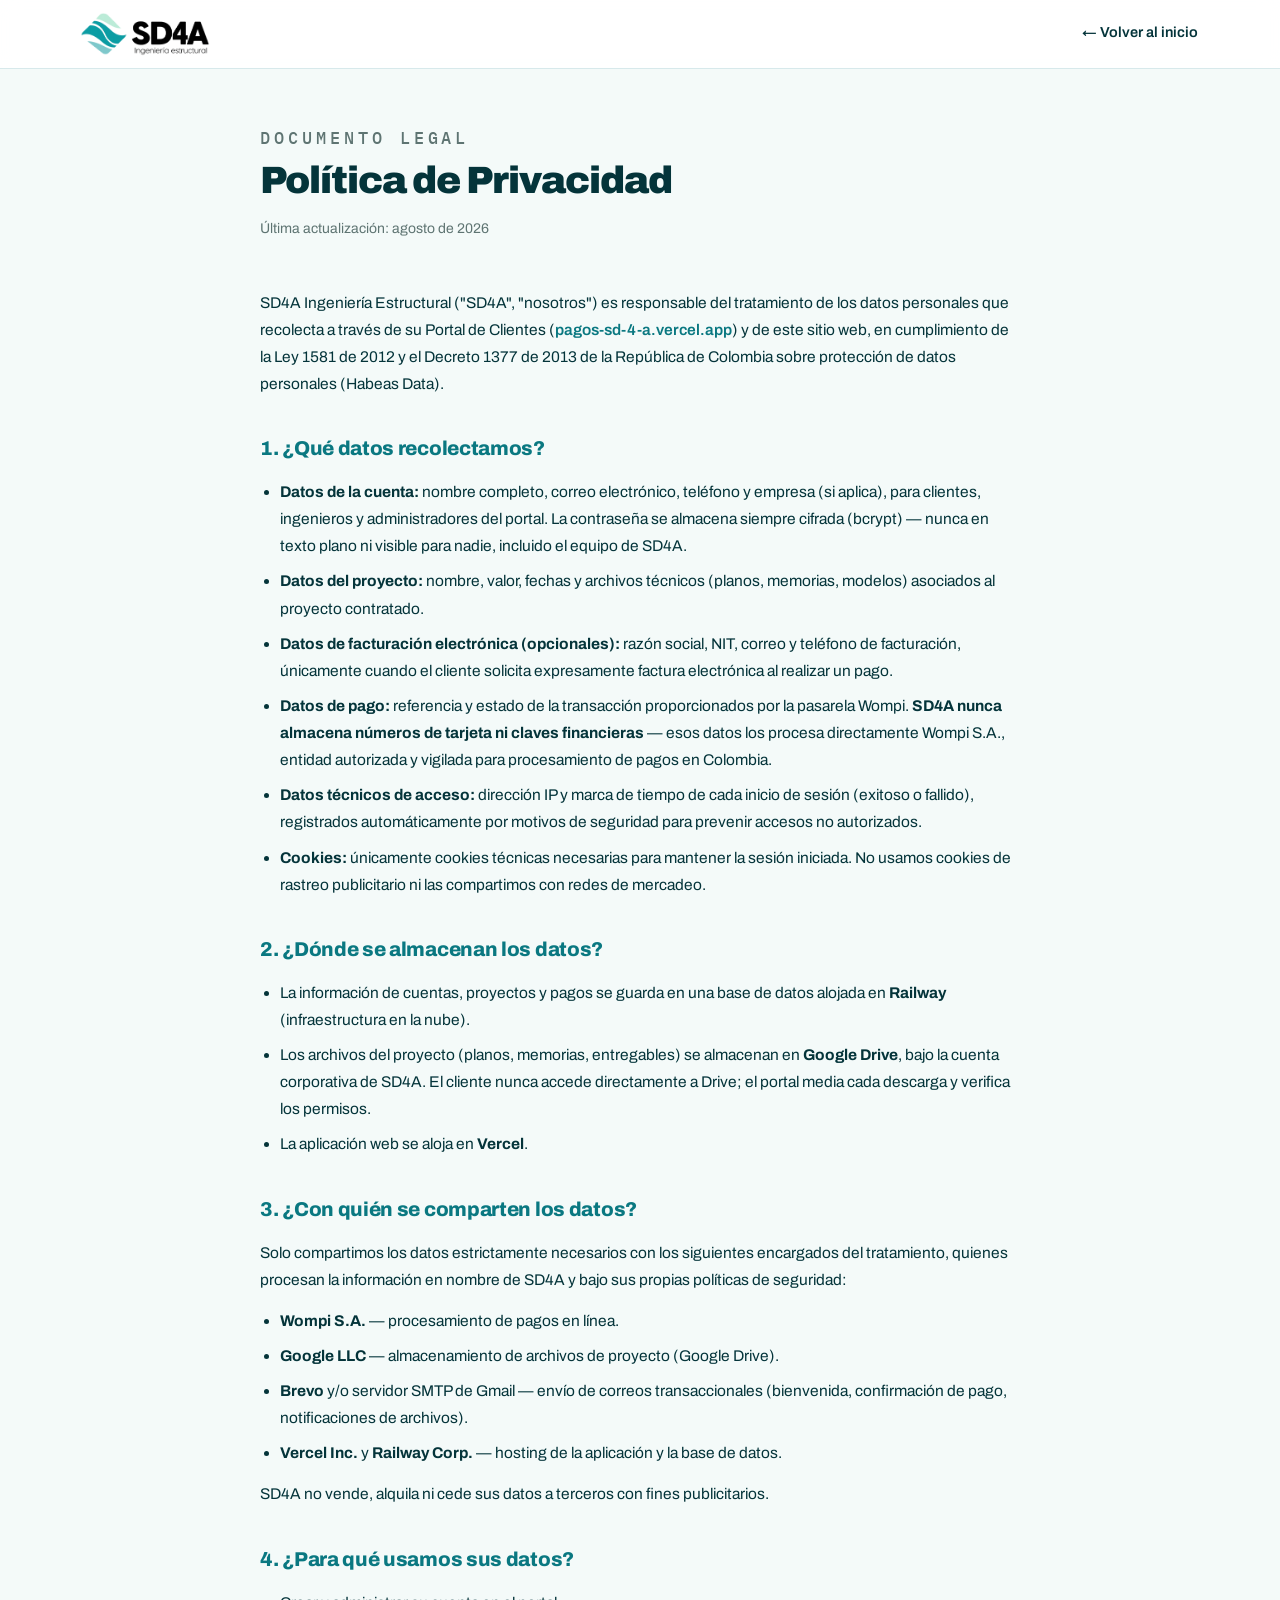
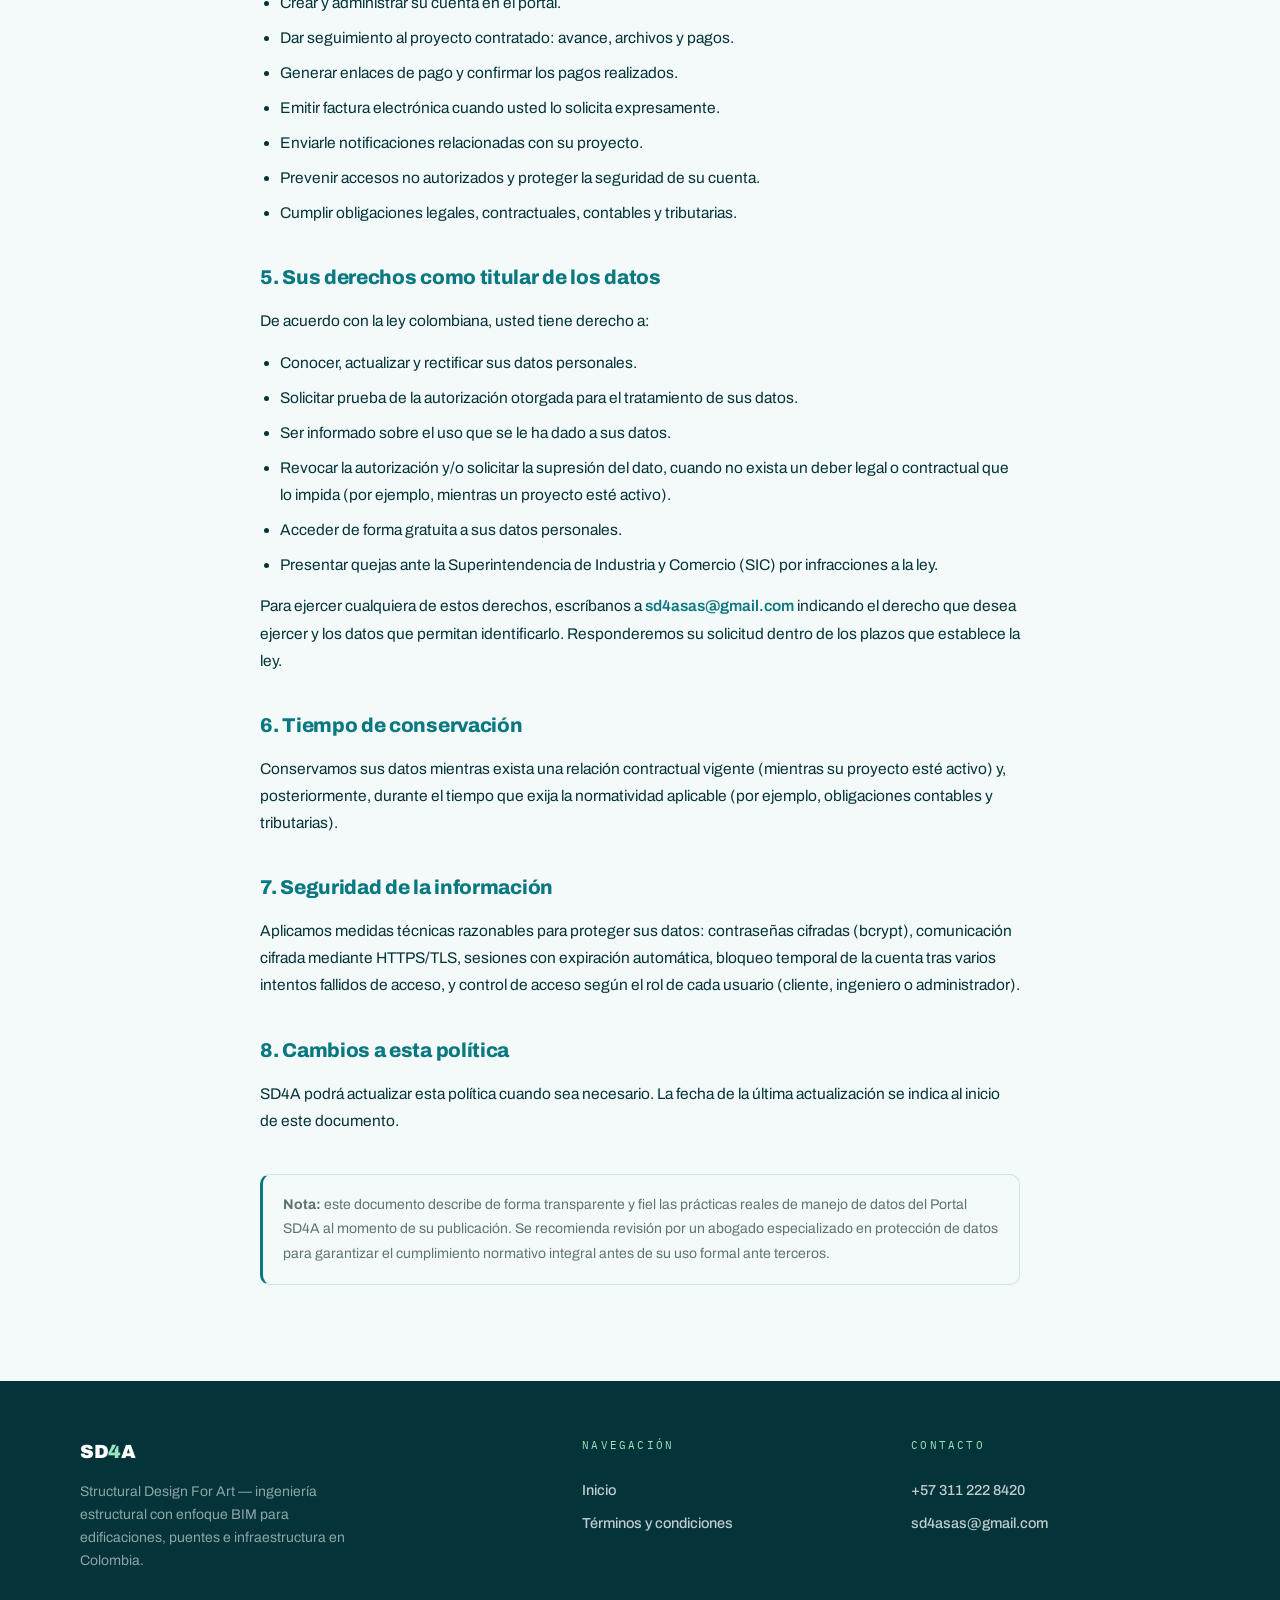
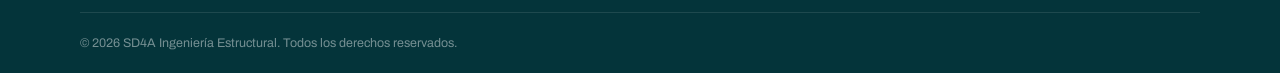
<file: privacidad.html>
<!doctype html>
<html lang="es">
<head>
  <meta charset="utf-8" />
  <meta name="viewport" content="width=device-width, initial-scale=1" />
  <title>Política de Privacidad | SD4A Ingeniería Estructural</title>
  <meta name="description" content="Política de tratamiento de datos personales del Portal SD4A, conforme a la Ley 1581 de 2012 (Habeas Data) de Colombia." />
  <meta name="robots" content="noindex" />

  <link rel="preconnect" href="https://fonts.googleapis.com" />
  <link rel="preconnect" href="https://fonts.gstatic.com" crossorigin />
  <link href="https://fonts.googleapis.com/css2?family=Archivo:wdth,wght@62..125,300..900&family=IBM+Plex+Mono:wght@400;500&display=swap" rel="stylesheet" />

  <link rel="icon" type="image/png" sizes="32x32" href="./img/favicon-32.png" />
  <link rel="icon" type="image/png" sizes="16x16" href="./img/favicon-16.png" />
  <link rel="apple-touch-icon" sizes="180x180" href="./img/favicon-180.png" />
  <meta name="theme-color" content="#04343A" />

  <link rel="stylesheet" href="./css/style.css" />
</head>

<body>
  <header class="topbar" id="topbar">
    <div class="container topbar-inner">
      <a class="brand" href="./index.html" aria-label="SD4A — inicio">
        <img class="brand-logo" src="./img/logo-sd4a.png" alt="SD4A Ingeniería Estructural" />
      </a>
      <nav class="nav" id="nav" aria-label="Navegación">
        <a href="./index.html">← Volver al inicio</a>
      </nav>
    </div>
  </header>

  <main>
    <section class="section legal-page">
      <div class="container" style="max-width: 760px;">
        <div class="sheet-head">
          <p class="eyebrow">Documento legal</p>
          <h1 style="font-family: var(--font-display); font-weight: 900; font-size: clamp(28px,4vw,38px); letter-spacing: -1px; margin: 0 0 6px;">Política de Privacidad</h1>
          <p style="color: var(--muted); font-size: 14px;">Última actualización: agosto de 2026</p>
        </div>

        <div class="legal-body">
          <p>
            SD4A Ingeniería Estructural ("SD4A", "nosotros") es responsable del tratamiento de los datos
            personales que recolecta a través de su Portal de Clientes (<a href="https://pagos-sd-4-a.vercel.app" target="_blank" rel="noopener noreferrer">pagos-sd-4-a.vercel.app</a>)
            y de este sitio web, en cumplimiento de la Ley 1581 de 2012 y el Decreto 1377 de 2013 de la
            República de Colombia sobre protección de datos personales (Habeas Data).
          </p>

          <h2>1. ¿Qué datos recolectamos?</h2>
          <ul>
            <li><strong>Datos de la cuenta:</strong> nombre completo, correo electrónico, teléfono y empresa (si aplica), para clientes, ingenieros y administradores del portal. La contraseña se almacena siempre cifrada (bcrypt) — nunca en texto plano ni visible para nadie, incluido el equipo de SD4A.</li>
            <li><strong>Datos del proyecto:</strong> nombre, valor, fechas y archivos técnicos (planos, memorias, modelos) asociados al proyecto contratado.</li>
            <li><strong>Datos de facturación electrónica (opcionales):</strong> razón social, NIT, correo y teléfono de facturación, únicamente cuando el cliente solicita expresamente factura electrónica al realizar un pago.</li>
            <li><strong>Datos de pago:</strong> referencia y estado de la transacción proporcionados por la pasarela Wompi. <strong>SD4A nunca almacena números de tarjeta ni claves financieras</strong> — esos datos los procesa directamente Wompi S.A., entidad autorizada y vigilada para procesamiento de pagos en Colombia.</li>
            <li><strong>Datos técnicos de acceso:</strong> dirección IP y marca de tiempo de cada inicio de sesión (exitoso o fallido), registrados automáticamente por motivos de seguridad para prevenir accesos no autorizados.</li>
            <li><strong>Cookies:</strong> únicamente cookies técnicas necesarias para mantener la sesión iniciada. No usamos cookies de rastreo publicitario ni las compartimos con redes de mercadeo.</li>
          </ul>

          <h2>2. ¿Dónde se almacenan los datos?</h2>
          <ul>
            <li>La información de cuentas, proyectos y pagos se guarda en una base de datos alojada en <strong>Railway</strong> (infraestructura en la nube).</li>
            <li>Los archivos del proyecto (planos, memorias, entregables) se almacenan en <strong>Google Drive</strong>, bajo la cuenta corporativa de SD4A. El cliente nunca accede directamente a Drive; el portal media cada descarga y verifica los permisos.</li>
            <li>La aplicación web se aloja en <strong>Vercel</strong>.</li>
          </ul>

          <h2>3. ¿Con quién se comparten los datos?</h2>
          <p>Solo compartimos los datos estrictamente necesarios con los siguientes encargados del tratamiento, quienes procesan la información en nombre de SD4A y bajo sus propias políticas de seguridad:</p>
          <ul>
            <li><strong>Wompi S.A.</strong> — procesamiento de pagos en línea.</li>
            <li><strong>Google LLC</strong> — almacenamiento de archivos de proyecto (Google Drive).</li>
            <li><strong>Brevo</strong> y/o servidor SMTP de Gmail — envío de correos transaccionales (bienvenida, confirmación de pago, notificaciones de archivos).</li>
            <li><strong>Vercel Inc.</strong> y <strong>Railway Corp.</strong> — hosting de la aplicación y la base de datos.</li>
          </ul>
          <p>SD4A no vende, alquila ni cede sus datos a terceros con fines publicitarios.</p>

          <h2>4. ¿Para qué usamos sus datos?</h2>
          <ul>
            <li>Crear y administrar su cuenta en el portal.</li>
            <li>Dar seguimiento al proyecto contratado: avance, archivos y pagos.</li>
            <li>Generar enlaces de pago y confirmar los pagos realizados.</li>
            <li>Emitir factura electrónica cuando usted lo solicita expresamente.</li>
            <li>Enviarle notificaciones relacionadas con su proyecto.</li>
            <li>Prevenir accesos no autorizados y proteger la seguridad de su cuenta.</li>
            <li>Cumplir obligaciones legales, contractuales, contables y tributarias.</li>
          </ul>

          <h2>5. Sus derechos como titular de los datos</h2>
          <p>De acuerdo con la ley colombiana, usted tiene derecho a:</p>
          <ul>
            <li>Conocer, actualizar y rectificar sus datos personales.</li>
            <li>Solicitar prueba de la autorización otorgada para el tratamiento de sus datos.</li>
            <li>Ser informado sobre el uso que se le ha dado a sus datos.</li>
            <li>Revocar la autorización y/o solicitar la supresión del dato, cuando no exista un deber legal o contractual que lo impida (por ejemplo, mientras un proyecto esté activo).</li>
            <li>Acceder de forma gratuita a sus datos personales.</li>
            <li>Presentar quejas ante la Superintendencia de Industria y Comercio (SIC) por infracciones a la ley.</li>
          </ul>
          <p>
            Para ejercer cualquiera de estos derechos, escríbanos a
            <a href="mailto:sd4asas@gmail.com"> sd4asas@gmail.com</a> indicando el derecho que desea ejercer
            y los datos que permitan identificarlo. Responderemos su solicitud dentro de los plazos que
            establece la ley.
          </p>

          <h2>6. Tiempo de conservación</h2>
          <p>
            Conservamos sus datos mientras exista una relación contractual vigente (mientras su proyecto
            esté activo) y, posteriormente, durante el tiempo que exija la normatividad aplicable
            (por ejemplo, obligaciones contables y tributarias).
          </p>

          <h2>7. Seguridad de la información</h2>
          <p>
            Aplicamos medidas técnicas razonables para proteger sus datos: contraseñas cifradas (bcrypt),
            comunicación cifrada mediante HTTPS/TLS, sesiones con expiración automática, bloqueo temporal
            de la cuenta tras varios intentos fallidos de acceso, y control de acceso según el rol de
            cada usuario (cliente, ingeniero o administrador).
          </p>

          <h2>8. Cambios a esta política</h2>
          <p>
            SD4A podrá actualizar esta política cuando sea necesario. La fecha de la última actualización
            se indica al inicio de este documento.
          </p>

          <div class="legal-note">
            <p>
              <strong>Nota:</strong> este documento describe de forma transparente y fiel las prácticas
              reales de manejo de datos del Portal SD4A al momento de su publicación. Se recomienda
              revisión por un abogado especializado en protección de datos para garantizar el cumplimiento
              normativo integral antes de su uso formal ante terceros.
            </p>
          </div>
        </div>
      </div>
    </section>
  </main>

  <footer class="footer">
    <div class="container footer-grid">
      <div class="footer-brand">
        <span class="brand-text small">SD<em>4</em>A</span>
        <p>Structural Design For Art — ingeniería estructural con enfoque BIM para edificaciones, puentes e infraestructura en Colombia.</p>
      </div>
      <nav class="footer-links" aria-label="Enlaces del sitio">
        <p class="footer-col-title">Navegación</p>
        <a href="./index.html">Inicio</a>
        <a href="./terminos.html">Términos y condiciones</a>
      </nav>
      <div class="footer-links">
        <p class="footer-col-title">Contacto</p>
        <a href="https://wa.me/573112228420" target="_blank" rel="noopener noreferrer">+57 311 222 8420</a>
        <a href="mailto:sd4asas@gmail.com">sd4asas@gmail.com</a>
      </div>
    </div>
    <div class="container footer-bottom">
      <small>© 2026 SD4A Ingeniería Estructural. Todos los derechos reservados.</small>
    </div>
  </footer>
</body>
</html>
</file>
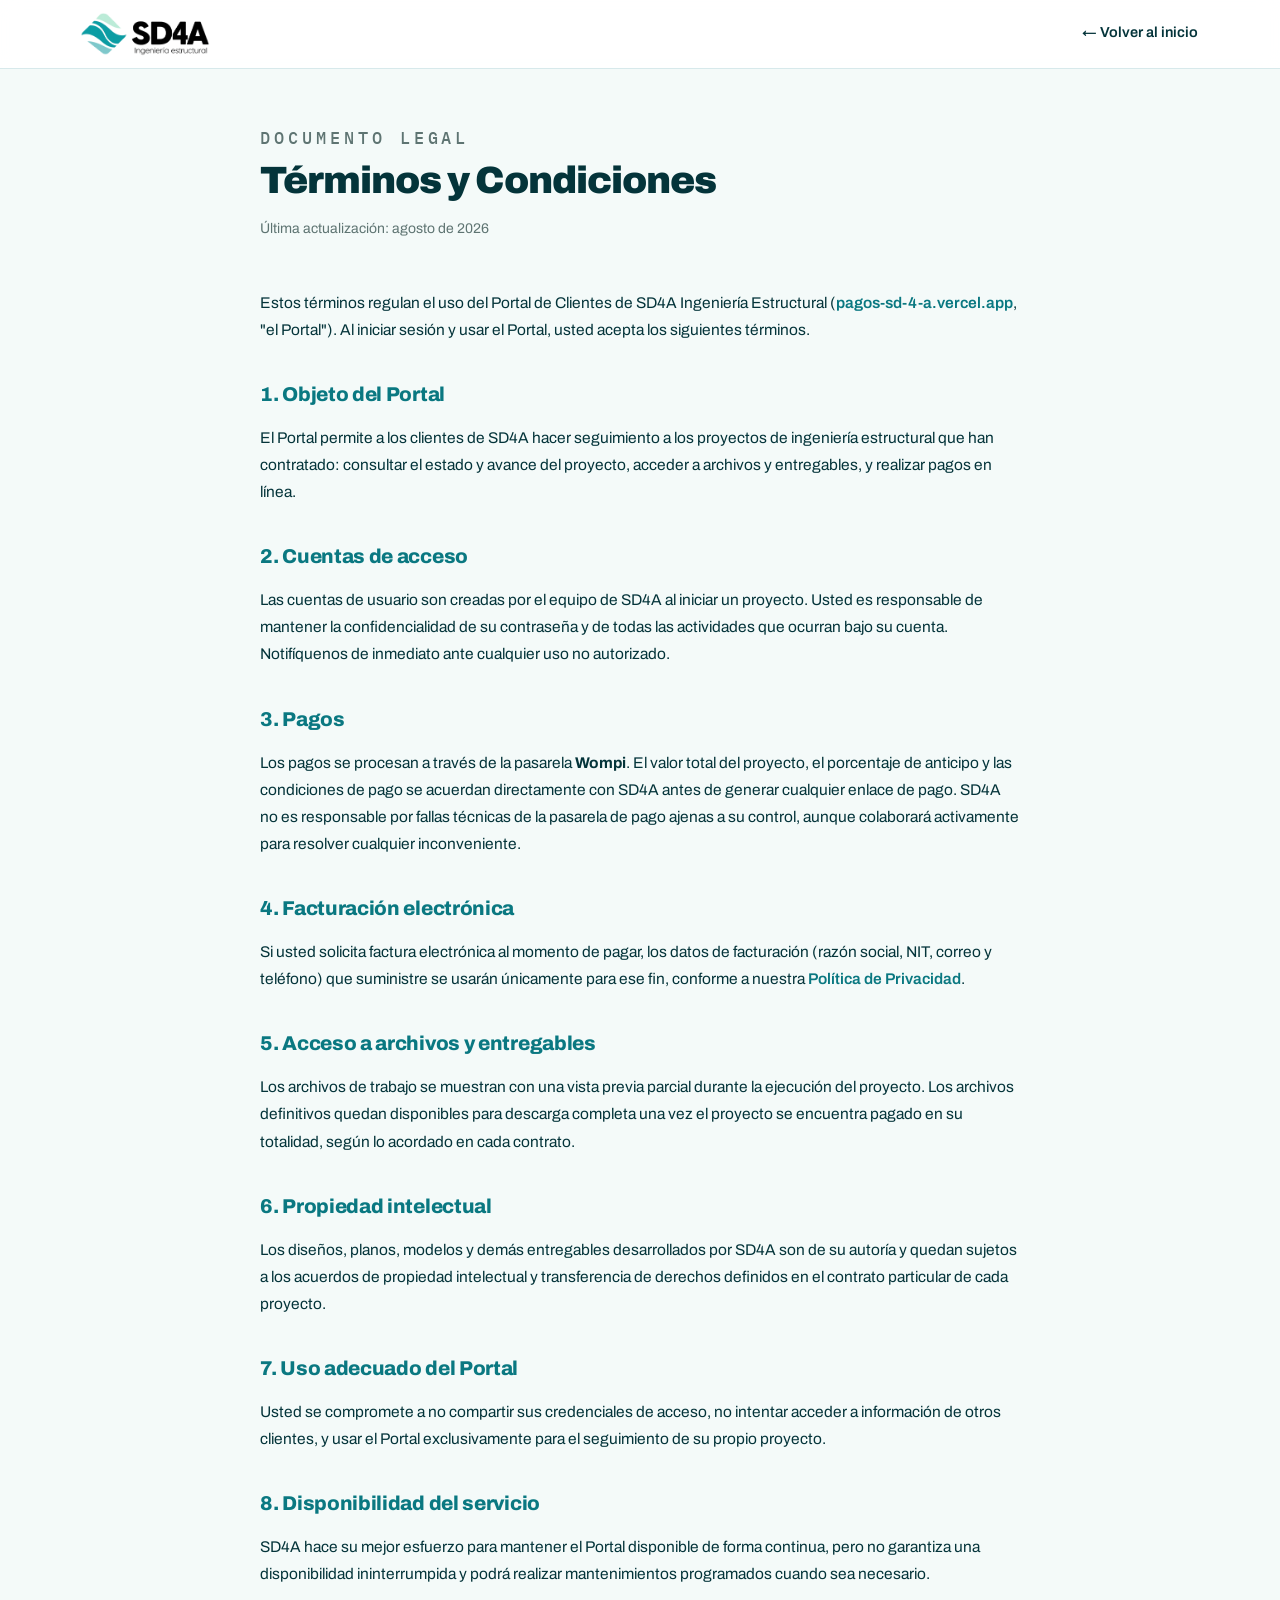
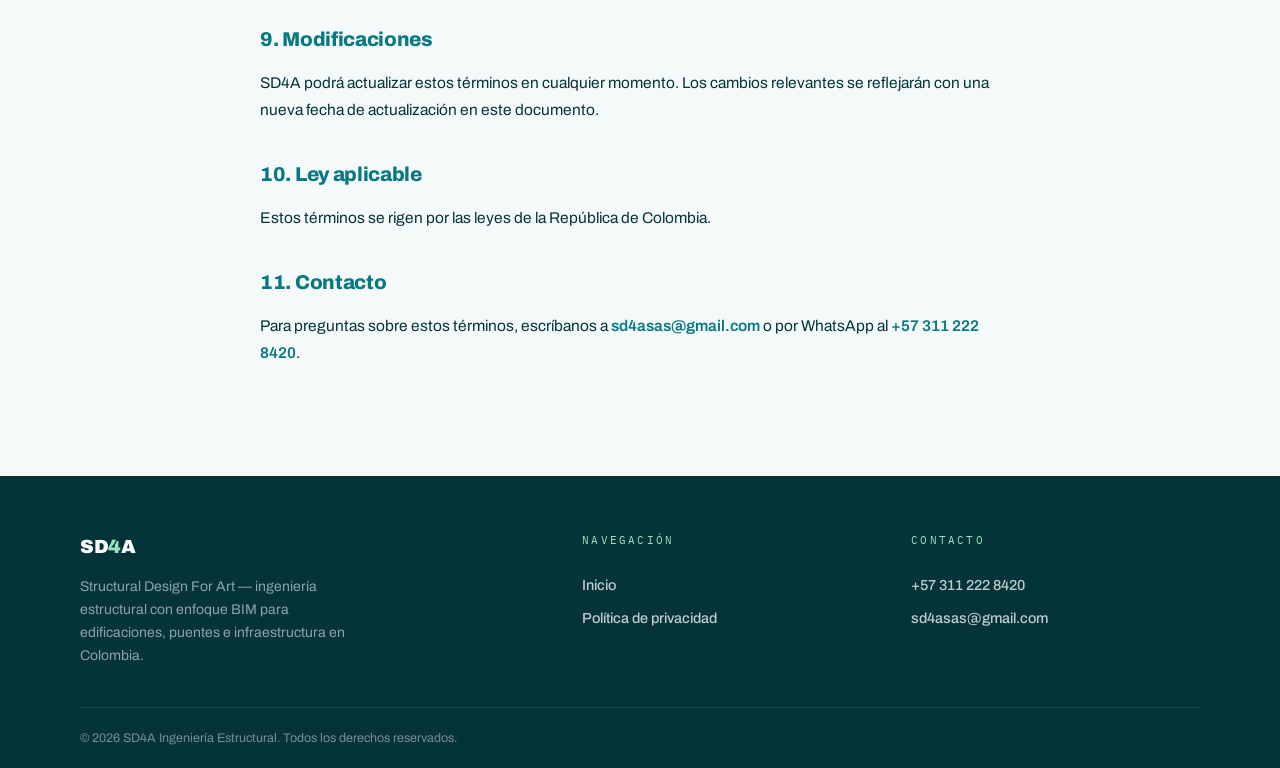
<file: terminos.html>
<!doctype html>
<html lang="es">
<head>
  <meta charset="utf-8" />
  <meta name="viewport" content="width=device-width, initial-scale=1" />
  <title>Términos y Condiciones | SD4A Ingeniería Estructural</title>
  <meta name="description" content="Términos y condiciones de uso del Portal SD4A." />
  <meta name="robots" content="noindex" />

  <link rel="preconnect" href="https://fonts.googleapis.com" />
  <link rel="preconnect" href="https://fonts.gstatic.com" crossorigin />
  <link href="https://fonts.googleapis.com/css2?family=Archivo:wdth,wght@62..125,300..900&family=IBM+Plex+Mono:wght@400;500&display=swap" rel="stylesheet" />

  <link rel="icon" type="image/png" sizes="32x32" href="./img/favicon-32.png" />
  <link rel="icon" type="image/png" sizes="16x16" href="./img/favicon-16.png" />
  <link rel="apple-touch-icon" sizes="180x180" href="./img/favicon-180.png" />
  <meta name="theme-color" content="#04343A" />

  <link rel="stylesheet" href="./css/style.css" />
</head>

<body>
  <header class="topbar" id="topbar">
    <div class="container topbar-inner">
      <a class="brand" href="./index.html" aria-label="SD4A — inicio">
        <img class="brand-logo" src="./img/logo-sd4a.png" alt="SD4A Ingeniería Estructural" />
      </a>
      <nav class="nav" id="nav" aria-label="Navegación">
        <a href="./index.html">← Volver al inicio</a>
      </nav>
    </div>
  </header>

  <main>
    <section class="section legal-page">
      <div class="container" style="max-width: 760px;">
        <div class="sheet-head">
          <p class="eyebrow">Documento legal</p>
          <h1 style="font-family: var(--font-display); font-weight: 900; font-size: clamp(28px,4vw,38px); letter-spacing: -1px; margin: 0 0 6px;">Términos y Condiciones</h1>
          <p style="color: var(--muted); font-size: 14px;">Última actualización: agosto de 2026</p>
        </div>

        <div class="legal-body">
          <p>
            Estos términos regulan el uso del Portal de Clientes de SD4A Ingeniería Estructural
            (<a href="https://pagos-sd-4-a.vercel.app" target="_blank" rel="noopener noreferrer">pagos-sd-4-a.vercel.app</a>,
            "el Portal"). Al iniciar sesión y usar el Portal, usted acepta los siguientes términos.
          </p>

          <h2>1. Objeto del Portal</h2>
          <p>
            El Portal permite a los clientes de SD4A hacer seguimiento a los proyectos de ingeniería
            estructural que han contratado: consultar el estado y avance del proyecto, acceder a
            archivos y entregables, y realizar pagos en línea.
          </p>

          <h2>2. Cuentas de acceso</h2>
          <p>
            Las cuentas de usuario son creadas por el equipo de SD4A al iniciar un proyecto. Usted es
            responsable de mantener la confidencialidad de su contraseña y de todas las actividades
            que ocurran bajo su cuenta. Notifíquenos de inmediato ante cualquier uso no autorizado.
          </p>

          <h2>3. Pagos</h2>
          <p>
            Los pagos se procesan a través de la pasarela <strong>Wompi</strong>. El valor total del
            proyecto, el porcentaje de anticipo y las condiciones de pago se acuerdan directamente con
            SD4A antes de generar cualquier enlace de pago. SD4A no es responsable por fallas técnicas
            de la pasarela de pago ajenas a su control, aunque colaborará activamente para resolver
            cualquier inconveniente.
          </p>

          <h2>4. Facturación electrónica</h2>
          <p>
            Si usted solicita factura electrónica al momento de pagar, los datos de facturación
            (razón social, NIT, correo y teléfono) que suministre se usarán únicamente para ese fin,
            conforme a nuestra <a href="./privacidad.html">Política de Privacidad</a>.
          </p>

          <h2>5. Acceso a archivos y entregables</h2>
          <p>
            Los archivos de trabajo se muestran con una vista previa parcial durante la ejecución del
            proyecto. Los archivos definitivos quedan disponibles para descarga completa una vez el
            proyecto se encuentra pagado en su totalidad, según lo acordado en cada contrato.
          </p>

          <h2>6. Propiedad intelectual</h2>
          <p>
            Los diseños, planos, modelos y demás entregables desarrollados por SD4A son de su autoría
            y quedan sujetos a los acuerdos de propiedad intelectual y transferencia de derechos
            definidos en el contrato particular de cada proyecto.
          </p>

          <h2>7. Uso adecuado del Portal</h2>
          <p>
            Usted se compromete a no compartir sus credenciales de acceso, no intentar acceder a
            información de otros clientes, y usar el Portal exclusivamente para el seguimiento de su
            propio proyecto.
          </p>

          <h2>8. Disponibilidad del servicio</h2>
          <p>
            SD4A hace su mejor esfuerzo para mantener el Portal disponible de forma continua, pero no
            garantiza una disponibilidad ininterrumpida y podrá realizar mantenimientos programados
            cuando sea necesario.
          </p>

          <h2>9. Modificaciones</h2>
          <p>
            SD4A podrá actualizar estos términos en cualquier momento. Los cambios relevantes se
            reflejarán con una nueva fecha de actualización en este documento.
          </p>

          <h2>10. Ley aplicable</h2>
          <p>
            Estos términos se rigen por las leyes de la República de Colombia.
          </p>

          <h2>11. Contacto</h2>
          <p>
            Para preguntas sobre estos términos, escríbanos a
            <a href="mailto:sd4asas@gmail.com"> sd4asas@gmail.com</a> o por WhatsApp al
            <a href="https://wa.me/573112228420" target="_blank" rel="noopener noreferrer"> +57 311 222 8420</a>.
          </p>
        </div>
      </div>
    </section>
  </main>

  <footer class="footer">
    <div class="container footer-grid">
      <div class="footer-brand">
        <span class="brand-text small">SD<em>4</em>A</span>
        <p>Structural Design For Art — ingeniería estructural con enfoque BIM para edificaciones, puentes e infraestructura en Colombia.</p>
      </div>
      <nav class="footer-links" aria-label="Enlaces del sitio">
        <p class="footer-col-title">Navegación</p>
        <a href="./index.html">Inicio</a>
        <a href="./privacidad.html">Política de privacidad</a>
      </nav>
      <div class="footer-links">
        <p class="footer-col-title">Contacto</p>
        <a href="https://wa.me/573112228420" target="_blank" rel="noopener noreferrer">+57 311 222 8420</a>
        <a href="mailto:sd4asas@gmail.com">sd4asas@gmail.com</a>
      </div>
    </div>
    <div class="container footer-bottom">
      <small>© 2026 SD4A Ingeniería Estructural. Todos los derechos reservados.</small>
    </div>
  </footer>
</body>
</html>
</file>
<file: css/style.css>
/* ═══════════════════════════════════════════════════════════════
   SD4A — Structural Design For Art
   Paleta del portal SD4A sobre una estética técnica y limpia.
   ═══════════════════════════════════════════════════════════════ */

:root {
  --ink:      #04343A;
  --teal:     #0A7881;
  --teal-2:   #16938f;
  --cyan:     #68B2B7;
  --mint:     #9BE3BF;
  --paper:    #F4FAF9;
  --white:    #FFFFFF;
  --line:     rgba(10, 120, 129, 0.16);
  --muted:    #5E7472;

  --font-display: "Archivo", system-ui, sans-serif;
  --font-body:    "Archivo", system-ui, sans-serif;
  --font-mono:    "IBM Plex Mono", ui-monospace, monospace;

  --radius: 14px;
  --container: 1120px;
}

/* ── Reset ── */
*, *::before, *::after { box-sizing: border-box; }
html { scroll-behavior: smooth; scroll-padding-top: 76px; scroll-padding-bottom: 96px; }
body {
  margin: 0;
  font-family: var(--font-body);
  font-size: 16px;
  line-height: 1.6;
  color: var(--ink);
  background: var(--paper);
  -webkit-font-smoothing: antialiased;
}
/* height:auto: con width/height en el HTML (evitan saltos de carga) la imagen conserva su proporción al reducirse */
img { max-width: 100%; height: auto; display: block; }
a { color: var(--teal); text-decoration: none; }
a, button { touch-action: manipulation; -webkit-tap-highlight-color: rgba(10, 120, 129, 0.18); }
h1, h2, h3 { text-wrap: balance; }

.skip-link {
  position: absolute; left: 12px; top: -60px; z-index: 200;
  background: var(--ink); color: var(--white);
  padding: 10px 16px; border-radius: 8px; font-weight: 700;
  transition: top 0.2s ease;
}
.skip-link:focus { top: 12px; }

/* Anclas: el header fijo no debe tapar los títulos */
section[id] { scroll-margin-top: 76px; }

/* Foco visible accesible en toda la página */
a:focus-visible, button:focus-visible, input:focus-visible, textarea:focus-visible {
  outline: 2px solid var(--teal);
  outline-offset: 3px;
  border-radius: 4px;
}

.container { width: min(var(--container), calc(100% - 40px)); margin-inline: auto; }

/* ── Eyebrow (etiqueta pequeña sobre títulos) ── */
.eyebrow {
  font-family: var(--font-mono);
  font-size: 12px;
  font-weight: 500;
  letter-spacing: 0.24em;
  text-transform: uppercase;
  color: var(--teal);
  margin: 0 0 12px;
}
.eyebrow.light { color: var(--mint); }

/* ═══════════ TOPBAR ═══════════ */
.topbar {
  position: sticky; top: 0; z-index: 50;
  background: rgba(255, 255, 255, 0.92);
  backdrop-filter: blur(10px);
  border-bottom: 1px solid var(--line);
  transition: box-shadow 0.25s ease;
}
.topbar.scrolled { box-shadow: 0 8px 28px rgba(4, 52, 58, 0.10); }

/* Regla de avance de lectura — detalle de firma (estética de plano) */
.scroll-ruler {
  position: absolute; left: 0; bottom: -1px; height: 2px;
  width: 0%;
  background: linear-gradient(90deg, var(--teal), var(--mint));
  transition: width 0.1s linear;
}
.topbar-inner {
  display: flex; align-items: center; gap: 28px;
  height: 68px;
}

.brand { display: inline-flex; align-items: center; gap: 10px; }
.brand-logo { height: 44px; width: auto; display: block; }
.brand-mark { width: 34px; height: 34px; fill: var(--teal); }
.brand-text {
  font-family: var(--font-display);
  font-weight: 900;
  font-size: 24px;
  letter-spacing: -0.5px;
  color: var(--ink);
  font-style: normal;
}
.brand-text em { font-style: normal; color: var(--teal); }
.brand-text.small { font-size: 19px; color: var(--white); }
.brand-text.small em { color: var(--mint); }

.nav { display: flex; gap: 24px; margin-left: auto; }
.nav a {
  font-size: 14.5px; font-weight: 600; color: var(--ink);
  padding: 6px 2px; border-bottom: 2px solid transparent;
  transition: color 0.2s, border-color 0.2s;
}
.nav a:hover { color: var(--teal); border-bottom-color: var(--mint); }
.nav a.active { color: var(--teal); border-bottom-color: var(--teal); }

.btn-portal {
  display: inline-flex; align-items: center; gap: 8px;
  font-weight: 800; font-size: 14px; color: var(--white);
  background: linear-gradient(135deg, var(--teal), var(--teal-2));
  padding: 10px 18px; border-radius: 10px;
  box-shadow: 0 4px 16px rgba(10, 120, 129, 0.35);
  transition: transform 0.2s, box-shadow 0.2s;
  white-space: nowrap;
}
.btn-portal:hover { transform: translateY(-1px); box-shadow: 0 8px 22px rgba(10, 120, 129, 0.45); }
.btn-portal svg { width: 16px; height: 16px; }

/* Hamburguesa (móvil) */
.nav-toggle {
  display: none;
  flex-direction: column; justify-content: center; gap: 5px;
  width: 42px; height: 42px;
  background: none; border: 1.5px solid var(--line); border-radius: 10px;
  cursor: pointer; padding: 0 10px;
}
.nav-toggle span {
  display: block; height: 2px; border-radius: 2px;
  background: var(--ink);
  transition: transform 0.25s ease, opacity 0.25s ease;
}
.nav-toggle.open span:nth-child(1) { transform: translateY(7px) rotate(45deg); }
.nav-toggle.open span:nth-child(2) { opacity: 0; }
.nav-toggle.open span:nth-child(3) { transform: translateY(-7px) rotate(-45deg); }

/* ═══════════ HERO ═══════════ */
.hero {
  position: relative;
  min-height: 88vh;
  display: flex; flex-direction: column; justify-content: center;
  overflow: hidden;
  color: var(--white);
}
.hero-slides { position: absolute; inset: 0; }
.hero-slides .slide {
  position: absolute; inset: 0;
  width: 100%; height: 100%; object-fit: cover;
  opacity: 0;
  transform: scale(1);
  transition: opacity 1.6s ease;
}
.hero-slides .slide.active {
  opacity: 1;
  animation: kenburns 9s ease-out forwards;
}
@keyframes kenburns {
  from { transform: scale(1); }
  to   { transform: scale(1.08); }
}

.hero-veil {
  position: absolute; inset: 0;
  background: radial-gradient(120% 140% at 15% 0%, rgba(10, 120, 129, 0.94) 0%, rgba(8, 95, 102, 0.92) 50%, rgba(4, 52, 58, 0.95) 100%);
}
.hero-grid-lines {
  position: absolute; inset: 0; pointer-events: none;
  background-image:
    linear-gradient(rgba(155, 227, 191, 0.1) 1px, transparent 1px),
    linear-gradient(90deg, rgba(155, 227, 191, 0.1) 1px, transparent 1px);
  background-size: 56px 56px;
}

.hero-inner { position: relative; z-index: 2; padding: 90px 0 140px; }
.hero h1 {
  font-family: var(--font-display);
  font-size: clamp(38px, 6.2vw, 68px);
  font-weight: 900;
  font-stretch: 88%;
  line-height: 1.04;
  letter-spacing: -1.5px;
  margin: 10px 0 20px;
  max-width: 13ch;
}
.hero h1 .accent { color: var(--mint); }
.hero h1, .hero-sub { text-shadow: 0 2px 24px rgba(4, 52, 58, 0.55); }
.hero-sub {
  font-size: clamp(16px, 1.9vw, 19px);
  color: rgba(255, 255, 255, 0.82);
  max-width: 54ch;
  margin: 0 0 32px;
}
.hero-actions { display: flex; gap: 14px; flex-wrap: wrap; }

/* Dots del slider */
.hero-dots {
  position: absolute; z-index: 3;
  bottom: 66px; left: 50%; transform: translateX(-50%);
  display: flex; gap: 10px;
}
.hero-dots { align-items: center; }
.hero-dots button {
  position: relative;
  width: 9px; height: 9px; border-radius: 50%;
  border: none; cursor: pointer; padding: 0;
  background: rgba(255, 255, 255, 0.35);
  transition: background 0.25s, transform 0.25s;
}
.hero-dots button::before { content: ""; position: absolute; inset: -9px; }
.hero-dots button.active { background: var(--mint); transform: scale(1.3); }
.hero-dots .hero-pause {
  width: 24px; height: 24px; margin-left: 6px;
  display: inline-flex; align-items: center; justify-content: center;
  background: rgba(255, 255, 255, 0.18); color: var(--white);
}
.hero-dots .hero-pause::before { inset: -6px; }
.hero-dots .hero-pause:hover { background: var(--teal); }

/* Pausa: detiene el cambio de imágenes y las animaciones decorativas del hero */
.hero.is-paused .strip-track,
.hero.is-paused .slide.active { animation-play-state: paused; }

/* Cinta de sectores */
.hero-strip {
  position: absolute; bottom: 0; left: 0; right: 0; z-index: 2;
  padding: 14px 0;
  background: rgba(4, 52, 58, 0.85);
  border-top: 1px solid rgba(155, 227, 191, 0.25);
  overflow: hidden;
}
.strip-track {
  display: inline-flex; gap: 26px; align-items: center;
  font-family: var(--font-mono);
  font-size: 11.5px; letter-spacing: 0.24em; color: var(--mint);
  white-space: nowrap;
  animation: strip-move 45s linear infinite;
}
.strip-track i { font-style: normal; opacity: 0.5; }
@keyframes strip-move {
  from { transform: translateX(0); }
  to   { transform: translateX(-50%); }
}

/* ═══════════ BOTONES ═══════════ */
.btn {
  display: inline-flex; align-items: center; justify-content: center; gap: 8px;
  font-weight: 800; font-size: 15px;
  padding: 13px 26px; border-radius: 11px;
  border: none; cursor: pointer;
  transition: transform 0.2s, box-shadow 0.2s, background 0.2s;
}
.btn-solid {
  color: var(--white);
  background: linear-gradient(135deg, var(--teal), var(--cyan));
  box-shadow: 0 6px 20px rgba(10, 120, 129, 0.40);
}
.btn-solid:hover { transform: translateY(-2px) scale(1.03); box-shadow: 0 10px 28px rgba(10, 120, 129, 0.5); }
.btn-ghost {
  color: var(--white);
  background: transparent;
  border: 1.5px solid rgba(255, 255, 255, 0.45);
}
.btn-ghost:hover { border-color: var(--mint); color: var(--mint); transform: translateY(-2px) scale(1.03); }
.btn-mint {
  color: var(--ink);
  background: var(--mint);
  box-shadow: 0 6px 24px rgba(155, 227, 191, 0.35);
}
.btn-mint:hover { transform: translateY(-2px) scale(1.03); background: #b3ecd0; }
.btn-small { padding: 10px 18px; font-size: 13.5px; }

/* ═══════════ SECCIONES ═══════════ */
.section { padding: 96px 0; position: relative; }
.section.alt { background: var(--white); border-block: 1px solid var(--line); }

/* Sección oscura — contraste fuerte entre bloques */
.section.dark {
  background:
    linear-gradient(rgba(155, 227, 191, 0.045) 1px, transparent 1px),
    linear-gradient(90deg, rgba(155, 227, 191, 0.045) 1px, transparent 1px),
    linear-gradient(160deg, #085F66 0%, var(--ink) 65%);
  background-size: 56px 56px, 56px 56px, 100% 100%;
  color: var(--white);
}
.section.dark .sheet-head h2 { color: var(--white); }
.section.dark .sheet-head p { color: rgba(255, 255, 255, 0.65); }
.section.dark .eyebrow { color: var(--mint); }

/* Grano sutil sobre fondos oscuros — acabado menos plano */
.section.dark::before, .cta::before {
  content: "";
  position: absolute; inset: 0;
  background-image: url("data:image/svg+xml,%3Csvg xmlns='http://www.w3.org/2000/svg' width='140' height='140'%3E%3Cfilter id='n'%3E%3CfeTurbulence type='fractalNoise' baseFrequency='0.85' numOctaves='2' stitchTiles='stitch'/%3E%3C/filter%3E%3Crect width='100%25' height='100%25' filter='url(%23n)'/%3E%3C/svg%3E");
  opacity: 0.05;
  mix-blend-mode: overlay;
  pointer-events: none;
}
.section.dark .container, .cta .container { position: relative; z-index: 1; }

.sheet-head { max-width: 640px; margin-bottom: 48px; }
.sheet-head h2 {
  font-family: var(--font-display);
  font-size: clamp(28px, 3.6vw, 40px);
  font-weight: 900;
  font-stretch: 90%;
  letter-spacing: -1px;
  line-height: 1.1;
  margin: 0 0 14px;
}
.sheet-head p { color: var(--muted); margin: 0; font-size: 16.5px; }

/* ── Tarjetas ── */
.plan-card {
  position: relative;
  background: var(--white);
  border: 1px solid var(--line);
  border-radius: var(--radius);
  padding: 28px;
  transition: transform 0.25s ease, box-shadow 0.25s ease;
}
.plan-card::before {
  content: "";
  position: absolute; top: 10px; left: 10px;
  width: 14px; height: 14px;
  border-top: 2px solid var(--mint);
  border-left: 2px solid var(--mint);
  opacity: 0.9;
}
.plan-card:hover { transform: translateY(-4px); box-shadow: 0 16px 36px rgba(4, 52, 58, 0.10); }
.plan-card h3 {
  font-family: var(--font-display);
  font-size: 19px; font-weight: 800; letter-spacing: -0.3px;
  margin: 4px 0 10px;
}
.plan-card p, .plan-card ul { color: var(--muted); font-size: 15px; margin: 0; }
.plan-card ul { padding-left: 18px; display: grid; gap: 6px; }
.plan-card .link { display: inline-block; margin-top: 14px; font-weight: 700; font-size: 14.5px; transition: transform 0.2s ease; }
.plan-card .link:hover { color: var(--teal-2); transform: translateX(3px); }

.service-icon {
  width: 28px; height: 28px;
  color: var(--teal);
  margin-bottom: 12px;
}

.cards-3 { display: grid; grid-template-columns: repeat(3, 1fr); gap: 20px; }

/* ── Banda BIM ── */
.bim-band {
  margin-top: 48px;
  display: grid; grid-template-columns: 1.1fr 1fr;
  border-radius: 18px; overflow: hidden;
  background: linear-gradient(120deg, var(--ink) 0%, #06525c 70%, var(--teal) 100%);
  color: var(--white);
}
.bim-copy { padding: 44px; align-self: center; }
.bim-copy h3 {
  font-family: var(--font-display);
  font-size: 28px; font-weight: 900; letter-spacing: -0.5px;
  margin: 6px 0 12px;
}
.bim-copy p { color: rgba(255, 255, 255, 0.8); margin: 0; font-size: 15.5px; }
.bim-band img { width: 100%; height: 100%; object-fit: cover; min-height: 260px; }

/* ── Sectores (sobre fondo oscuro) ── */
.sector-grid { display: grid; grid-template-columns: repeat(3, 1fr); gap: 16px; }
.sector {
  position: relative;
  overflow: hidden;
  background: rgba(255, 255, 255, 0.05);
  border: 1px solid rgba(155, 227, 191, 0.20);
  border-radius: var(--radius);
  padding: 24px;
  transition: border-color 0.2s, background 0.2s, transform 0.2s;
}
.sector::after {
  content: "";
  position: absolute; right: -30px; bottom: -30px;
  width: 100px; height: 100px; border-radius: 50%;
  background: radial-gradient(circle, rgba(155, 227, 191, 0.16), transparent 70%);
  opacity: 0; transition: opacity 0.25s ease;
}
.sector:hover {
  border-color: var(--mint);
  background: rgba(155, 227, 191, 0.10);
  transform: translateY(-3px);
}
.sector:hover::after { opacity: 1; }
.sector-icon {
  width: 26px; height: 26px;
  color: var(--mint);
  margin-bottom: 14px;
  opacity: 0.9;
  transition: transform 0.25s ease;
}
.sector:hover .sector-icon { transform: translateY(-2px) scale(1.05); }
.sector h3 {
  font-family: var(--font-mono);
  font-size: 13px; font-weight: 500; letter-spacing: 0.18em;
  text-transform: uppercase;
  color: var(--mint);
  margin: 0 0 8px;
}
.sector p { color: rgba(255, 255, 255, 0.68); font-size: 14.5px; margin: 0; }

/* ── Proyectos: filtro ── */
.filter-bar { display: flex; flex-wrap: wrap; gap: 8px; margin-bottom: 28px; }
.filter-btn {
  font-family: var(--font-mono);
  font-size: 11.5px; letter-spacing: 0.08em;
  padding: 8px 16px; border-radius: 20px;
  border: 1px solid var(--line);
  background: var(--white);
  color: var(--muted);
  cursor: pointer;
  transition: background 0.2s ease, color 0.2s ease, border-color 0.2s ease;
}
.filter-btn:hover { border-color: var(--cyan); color: var(--teal); }
.filter-btn.active {
  background: var(--teal); border-color: var(--teal); color: var(--white);
}

/* ── Proyectos: galería tipo mosaico (alturas variadas, reales) ── */
.project-grid { columns: 3 260px; column-gap: 20px; }
.project {
  display: block;
  break-inside: avoid;
  margin: 0 0 20px;
  border-radius: var(--radius); overflow: hidden;
  background: var(--white); border: 1px solid var(--line);
  cursor: zoom-in;
  transition: transform 0.25s ease, box-shadow 0.25s ease, opacity 0.25s ease;
}
.project.filtered-out { display: none; }
.project:hover, .project:focus-visible {
  transform: translateY(-4px);
  box-shadow: 0 18px 40px rgba(4, 52, 58, 0.14);
  outline: none;
}
.project:focus-visible { box-shadow: 0 0 0 3px var(--cyan); }
.project img {
  width: 100%; display: block; object-fit: cover;
  transition: transform 0.4s ease;
}
.project:hover img { transform: scale(1.04); }
.project figcaption { padding: 16px 18px; }
.project .tag {
  display: inline-block;
  font-family: var(--font-mono);
  font-size: 10.5px; letter-spacing: 0.2em;
  color: var(--teal);
  background: rgba(155, 227, 191, 0.25);
  padding: 3px 9px; border-radius: 20px;
  margin-bottom: 8px;
}
.project strong { display: block; font-size: 15.5px; letter-spacing: -0.2px; line-height: 1.35; }

/* ── Lightbox ── */
.lightbox[hidden] { display: none; }
.lightbox {
  position: fixed; inset: 0; z-index: 100;
  background: rgba(4, 52, 58, 0.94);
  display: flex; align-items: center; justify-content: center;
  padding: 24px;
  overscroll-behavior: contain;
  opacity: 0; transition: opacity 0.25s ease;
}
.lightbox.open { opacity: 1; }
.lb-figure { margin: 0; max-width: min(1100px, 92vw); text-align: center; }
.lb-figure img {
  max-width: 100%; max-height: 78vh;
  object-fit: contain;
  border-radius: 12px;
  box-shadow: 0 30px 80px rgba(0, 0, 0, 0.5);
  margin-inline: auto;
}
.lb-figure figcaption {
  margin-top: 16px;
  color: var(--mint);
  font-family: var(--font-mono);
  font-size: 13px; letter-spacing: 0.12em;
}
.lb-close, .lb-prev, .lb-next {
  position: fixed; z-index: 101;
  background: rgba(255, 255, 255, 0.10);
  color: var(--white);
  border: 1px solid rgba(255, 255, 255, 0.25);
  border-radius: 50%;
  width: 48px; height: 48px;
  font-size: 26px; line-height: 1;
  cursor: pointer;
  display: flex; align-items: center; justify-content: center;
  transition: background 0.2s, transform 0.2s;
}
.lb-close:hover, .lb-prev:hover, .lb-next:hover { background: var(--teal); transform: scale(1.06); }
.lb-close { top: 22px; right: 22px; }
.lb-prev  { left: 22px; top: 50%; transform: translateY(-50%); }
.lb-next  { right: 22px; top: 50%; transform: translateY(-50%); }
.lb-prev:hover { transform: translateY(-50%) scale(1.06); }
.lb-next:hover { transform: translateY(-50%) scale(1.06); }

body.lb-locked { overflow: hidden; }

/* ── Proceso ── */
.steps {
  list-style: none; margin: 0; padding: 0;
  display: grid; grid-template-columns: repeat(4, 1fr); gap: 18px;
}
.step {
  background: var(--white); border: 1px solid var(--line);
  border-radius: var(--radius); padding: 26px 22px;
  transition: transform 0.2s ease, box-shadow 0.2s ease;
}
.step:hover { transform: translateY(-3px); box-shadow: 0 12px 28px rgba(4, 52, 58, 0.08); }
.step-num {
  font-family: var(--font-mono);
  font-size: 13px; font-weight: 500; letter-spacing: 0.1em;
  color: var(--white);
  background: var(--teal);
  display: inline-flex; align-items: center; justify-content: center;
  width: 40px; height: 40px; border-radius: 10px;
  margin-bottom: 14px;
}
.step h3 { font-size: 17px; font-weight: 800; letter-spacing: -0.3px; margin: 0 0 8px; }
.step p { color: var(--muted); font-size: 14px; margin: 0; }

/* ── CTA portal ── */
.cta {
  position: relative;
  overflow: hidden;
  background: linear-gradient(120deg, var(--ink) 0%, #075f68 55%, var(--teal-2) 100%);
  color: var(--white);
  padding: 72px 0;
}
.cta-inner {
  display: flex; align-items: center; justify-content: space-between; gap: 32px;
  flex-wrap: wrap;
}
.cta h2 {
  font-family: var(--font-display);
  font-size: clamp(26px, 3.4vw, 36px); font-weight: 900; letter-spacing: -0.8px;
  margin: 8px 0 10px;
}
.cta p { color: rgba(255, 255, 255, 0.78); margin: 0; max-width: 48ch; }

/* ── Contacto ── */
.contact-solo { max-width: 520px; }
.contact-solo .plan-card { padding: 32px; }

.wa-btn {
  display: flex; align-items: center; justify-content: center; gap: 10px;
  width: 100%;
  font-weight: 800; font-size: 15.5px;
  color: var(--white);
  background: linear-gradient(135deg, #1fac53, #25d366);
  padding: 15px 24px; border-radius: 12px;
  box-shadow: 0 6px 22px rgba(37, 211, 102, 0.35);
  margin-bottom: 20px;
  transition: transform 0.2s, box-shadow 0.2s;
}
.wa-btn:hover { transform: translateY(-2px); box-shadow: 0 10px 30px rgba(37, 211, 102, 0.45); color: var(--white); }
.wa-btn svg { width: 22px; height: 22px; flex-shrink: 0; }

.contact-info h3 { font-size: 18px; font-weight: 800; margin: 4px 0 18px; }
.info-row { display: grid; gap: 3px; padding: 12px 0; border-bottom: 1px dashed var(--line); }
.info-label {
  font-family: var(--font-mono);
  font-size: 11px; letter-spacing: 0.2em; text-transform: uppercase;
  color: var(--teal);
}
.info-row a, .info-row span:not(.info-label) { font-size: 15px; font-weight: 600; color: var(--ink); }
.info-row a:hover { color: var(--teal); }
.portal-note { margin-top: 22px; padding-top: 18px; }
.portal-note p { font-size: 14px; color: var(--muted); margin: 0 0 10px; }

/* ── Páginas legales (Privacidad, Términos) ── */
.legal-page { padding-top: 56px; }
.legal-body { color: var(--ink); font-size: 15.5px; line-height: 1.75; }
.legal-body h2 {
  font-family: var(--font-display);
  font-size: 20px; font-weight: 800; letter-spacing: -0.3px;
  color: var(--teal);
  margin: 34px 0 12px;
}
.legal-body p { margin: 0 0 14px; }
.legal-body ul { margin: 0 0 14px; padding-left: 20px; display: grid; gap: 8px; }
.legal-body li { color: var(--ink); }
.legal-body a { font-weight: 600; }
.legal-note {
  margin-top: 40px; padding: 18px 20px;
  background: var(--paper);
  border: 1px solid var(--line);
  border-left: 3px solid var(--teal);
  border-radius: 10px;
}
.legal-note p { margin: 0; font-size: 14px; color: var(--muted); }

/* ── Footer ── */
.footer { background: var(--ink); color: rgba(255, 255, 255, 0.65); padding: 56px 0 0; }
.footer-grid {
  display: grid; grid-template-columns: 1.6fr 1fr 1fr; gap: 40px;
  padding-bottom: 40px;
}
.footer-brand p { margin: 12px 0 0; font-size: 14px; color: rgba(255, 255, 255, 0.55); max-width: 34ch; line-height: 1.65; }
.footer-col-title {
  font-family: var(--font-mono);
  font-size: 11px; letter-spacing: 0.2em; text-transform: uppercase;
  color: var(--mint); margin: 0 0 14px;
}
.footer-links { display: flex; flex-direction: column; gap: 10px; }
.footer-links a { color: rgba(255, 255, 255, 0.75); font-size: 14.5px; font-weight: 500; transition: color 0.2s; }
.footer-links a:hover { color: var(--mint); }
.footer-bottom {
  border-top: 1px solid rgba(255, 255, 255, 0.10);
  padding: 20px 0;
  display: flex; align-items: center; justify-content: space-between;
  flex-wrap: wrap; gap: 10px;
}
.footer-bottom small { font-size: 12.5px; color: rgba(255, 255, 255, 0.45); }
.footer-legal { display: flex; align-items: center; gap: 8px; }
.footer-legal a { font-size: 12.5px; color: rgba(255, 255, 255, 0.5); font-weight: 500; transition: color 0.2s; }
.footer-legal a:hover { color: var(--mint); }
.footer-legal span { color: rgba(255, 255, 255, 0.25); font-size: 12px; }

/* ═══════════ REVEAL (con cascada opcional) ═══════════ */
.js .reveal {
  opacity: 0; transform: translateY(22px);
  transition: opacity 0.65s ease, transform 0.65s ease;
  transition-delay: calc(var(--stagger, 0) * 70ms);
}
.js .reveal.in { opacity: 1; transform: none; }

@media (prefers-reduced-motion: reduce) {
  html { scroll-behavior: auto; }
  .js .reveal { opacity: 1; transform: none; transition: none; }
  .hero-slides .slide { transition: none; animation: none !important; }
  .strip-track { animation: none; }
  .hero-slides, .hero-veil { transform: none !important; }
  .wa-btn::before { animation: none !important; }
}

/* ═══════════ CIFRAS (franja bajo el hero) ═══════════ */
.stats-strip {
  display: grid; grid-template-columns: repeat(3, 1fr);
  gap: 8px;
  padding: 30px 0;
  border-bottom: 1px solid var(--line);
}
.stat { text-align: center; padding: 0 12px; }
.stat-num {
  display: block;
  font-variant-numeric: tabular-nums;
  font-family: var(--font-display);
  font-weight: 900;
  font-size: clamp(28px, 4vw, 40px);
  letter-spacing: -1px;
  color: var(--teal);
  line-height: 1;
}
.stat-label {
  display: block;
  margin-top: 6px;
  font-size: 12.5px;
  color: var(--muted);
  font-weight: 600;
}

/* ═══════════ OVERLAY EN TARJETAS DE PROYECTO (solo la imagen) ═══════════ */
.project-media { position: relative; overflow: hidden; }
.project-media::after {
  content: "";
  position: absolute; inset: 0;
  background: linear-gradient(180deg, transparent 40%, rgba(4,52,58,0.55) 100%);
  opacity: 0;
  transition: opacity 0.3s ease;
  pointer-events: none;
  z-index: 1;
}
.project:hover .project-media::after, .project:focus-visible .project-media::after { opacity: 1; }
.project-zoom-hint {
  position: absolute; top: 14px; right: 14px; z-index: 2;
  width: 34px; height: 34px; border-radius: 50%;
  background: rgba(255,255,255,0.92);
  color: var(--teal);
  display: flex; align-items: center; justify-content: center;
  opacity: 0; transform: scale(0.8);
  transition: opacity 0.25s ease, transform 0.25s ease;
  pointer-events: none;
}
.project:hover .project-zoom-hint, .project:focus-visible .project-zoom-hint {
  opacity: 1; transform: scale(1);
}

/* ═══════════ PULSO EN BOTÓN DE WHATSAPP ═══════════ */
.wa-btn { position: relative; }
.wa-btn::before {
  content: "";
  position: absolute; inset: 0;
  border-radius: 12px;
  border: 2px solid #25d366;
  opacity: 0;
  animation: wa-pulse 2.6s ease-out infinite;
}
@keyframes wa-pulse {
  0%   { opacity: 0.55; transform: scale(1); }
  80%  { opacity: 0; transform: scale(1.12); }
  100% { opacity: 0; transform: scale(1.12); }
}

/* ═══════════ PARALLAX DEL HERO ═══════════ */
.hero-slides, .hero-veil { will-change: transform; }

/* ═══════════ VOLVER ARRIBA ═══════════ */
.back-to-top {
  position: fixed; right: 24px; bottom: calc(24px + env(safe-area-inset-bottom)); z-index: 40;
  width: 48px; height: 48px; border-radius: 50%;
  border: none; cursor: pointer;
  background: linear-gradient(135deg, var(--teal), var(--cyan));
  color: var(--white);
  display: flex; align-items: center; justify-content: center;
  box-shadow: 0 8px 24px rgba(10, 120, 129, 0.35);
  opacity: 0; transform: translateY(12px) scale(0.9);
  pointer-events: none;
  transition: opacity 0.25s ease, transform 0.25s ease, box-shadow 0.2s ease;
}
.back-to-top.visible { opacity: 1; transform: none; pointer-events: auto; }
.back-to-top:hover { box-shadow: 0 12px 32px rgba(10, 120, 129, 0.45); transform: translateY(-2px); }
.back-to-top svg { width: 20px; height: 20px; }

/* ═══════════ AVISO DE COOKIES ═══════════ */
.cookie-banner {
  position: fixed; left: 20px; right: 20px; bottom: calc(20px + env(safe-area-inset-bottom)); z-index: 60;
  max-width: 640px; margin: 0 auto;
  background: var(--ink, #04343A); color: var(--white, #fff);
  border-radius: 14px; padding: 18px 20px;
  display: flex; align-items: center; gap: 16px; flex-wrap: wrap;
  box-shadow: 0 20px 50px rgba(4, 52, 58, 0.35);
}
.cookie-banner p { margin: 0; flex: 1 1 260px; font-size: 13.5px; line-height: 1.5; color: rgba(255, 255, 255, 0.88); }
.cookie-banner a { color: var(--cyan, #9BE3BF); text-decoration: underline; }
.cookie-banner .btn-small { flex: 0 0 auto; }
.cookie-banner[hidden] { display: none; }

/* ═══════════ RESPONSIVE ═══════════ */
@media (max-width: 960px) {
  .cards-3, .sector-grid { grid-template-columns: repeat(2, 1fr); }
  .project-grid { columns: 2 220px; }
  .steps { grid-template-columns: repeat(2, 1fr); }
  .bim-band { grid-template-columns: 1fr; }

  .footer-grid { grid-template-columns: 1fr; gap: 28px; }

  .nav-toggle { display: flex; }
  .nav {
    position: fixed; top: 68px; left: 0; right: 0;
    flex-direction: column; gap: 0;
    background: var(--white);
    border-bottom: 1px solid var(--line);
    box-shadow: 0 20px 40px rgba(4, 52, 58, 0.15);
    padding: 8px 20px 16px;
    transform: translateY(-12px);
    opacity: 0; pointer-events: none;
    transition: transform 0.25s ease, opacity 0.25s ease;
  }
  .nav.open { transform: none; opacity: 1; pointer-events: auto; }
  .nav a { padding: 13px 4px; border-bottom: 1px solid var(--line); font-size: 16px; }
  .nav a:last-child { border-bottom: none; }
}
@media (max-width: 580px) {
  .cards-3, .sector-grid, .steps { grid-template-columns: 1fr; }
  .project-grid { columns: 1; }
  .topbar-inner { gap: 12px; }
  .btn-portal { padding: 9px 13px; font-size: 12.5px; }
  .section { padding: 64px 0; }
  .hero-inner { padding: 70px 0 130px; }
  .lb-prev, .lb-next { width: 40px; height: 40px; font-size: 22px; }
  .stats-strip { padding: 22px 0; }
  .back-to-top { width: 44px; height: 44px; right: 16px; bottom: 16px; }
}

/* ── Capa de movimiento (js/fx.js) ── */
html.lenis, html.lenis body { height: auto; }
html.lenis { scroll-behavior: auto !important; }
html.fx { scroll-behavior: auto; }
#scrollbar { position: fixed; top: 0; left: 0; width: 100%; height: 3px; z-index: 100; transform: scaleX(0); transform-origin: 0 50%; background: linear-gradient(90deg, var(--teal), var(--mint)); pointer-events: none; }
.w { display: inline-block; overflow: hidden; vertical-align: top; padding-bottom: .12em; margin-bottom: -.12em; }
.wi { display: inline-block; will-change: transform; }
.fx .plan-card, .fx .sector, .fx .step { transform-style: preserve-3d; position: relative; }
.fx .plan-card:hover, .fx .step:hover, .fx .sector:hover { transform: none; }
.fx .plan-card::after, .fx .step::after {
  content: ""; position: absolute; inset: 0; border-radius: inherit; pointer-events: none; opacity: 0; transition: opacity .3s;
  background: radial-gradient(260px circle at var(--mx, 50%) var(--my, 50%), rgba(155, 227, 191, .35), transparent 70%);
}
.fx .plan-card:hover::after, .fx .step:hover::after { opacity: 1; }
.fx .project-media { overflow: hidden; }

/* Modo de alto contraste: el foco de las tarjetas no depende de sombras */
@media (forced-colors: active) {
  .project:focus-visible { outline: 3px solid Highlight; }
}

/* ── Botones de redes (mismo estilo que el de WhatsApp) ── */
.social-btns { display: grid; grid-template-columns: repeat(auto-fit, minmax(200px, 1fr)); gap: 12px; margin: -8px 0 20px; }
.social-btn {
  display: flex; align-items: center; justify-content: center; gap: 10px;
  font-weight: 800; font-size: 15px; color: var(--white);
  padding: 14px 20px; border-radius: 12px;
  transition: transform 0.2s, box-shadow 0.2s;
}
.social-btn svg { width: 22px; height: 22px; flex-shrink: 0; }
.social-btn:hover { transform: translateY(-2px); color: var(--white); }
.ig-btn { background: linear-gradient(135deg, #f58529 0%, #dd2a7b 52%, #8134af 100%); box-shadow: 0 6px 22px rgba(221, 42, 123, 0.32); }
.ig-btn:hover { box-shadow: 0 10px 30px rgba(221, 42, 123, 0.45); }
.tt-btn { background: linear-gradient(135deg, #1b1b1f, #000); box-shadow: 0 6px 22px rgba(0, 0, 0, 0.30), -2px 0 0 rgba(37, 244, 238, 0.55) inset, 2px 0 0 rgba(254, 44, 85, 0.55) inset; }
.tt-btn:hover { box-shadow: 0 10px 30px rgba(0, 0, 0, 0.42), -2px 0 0 rgba(37, 244, 238, 0.7) inset, 2px 0 0 rgba(254, 44, 85, 0.7) inset; }
</file>
